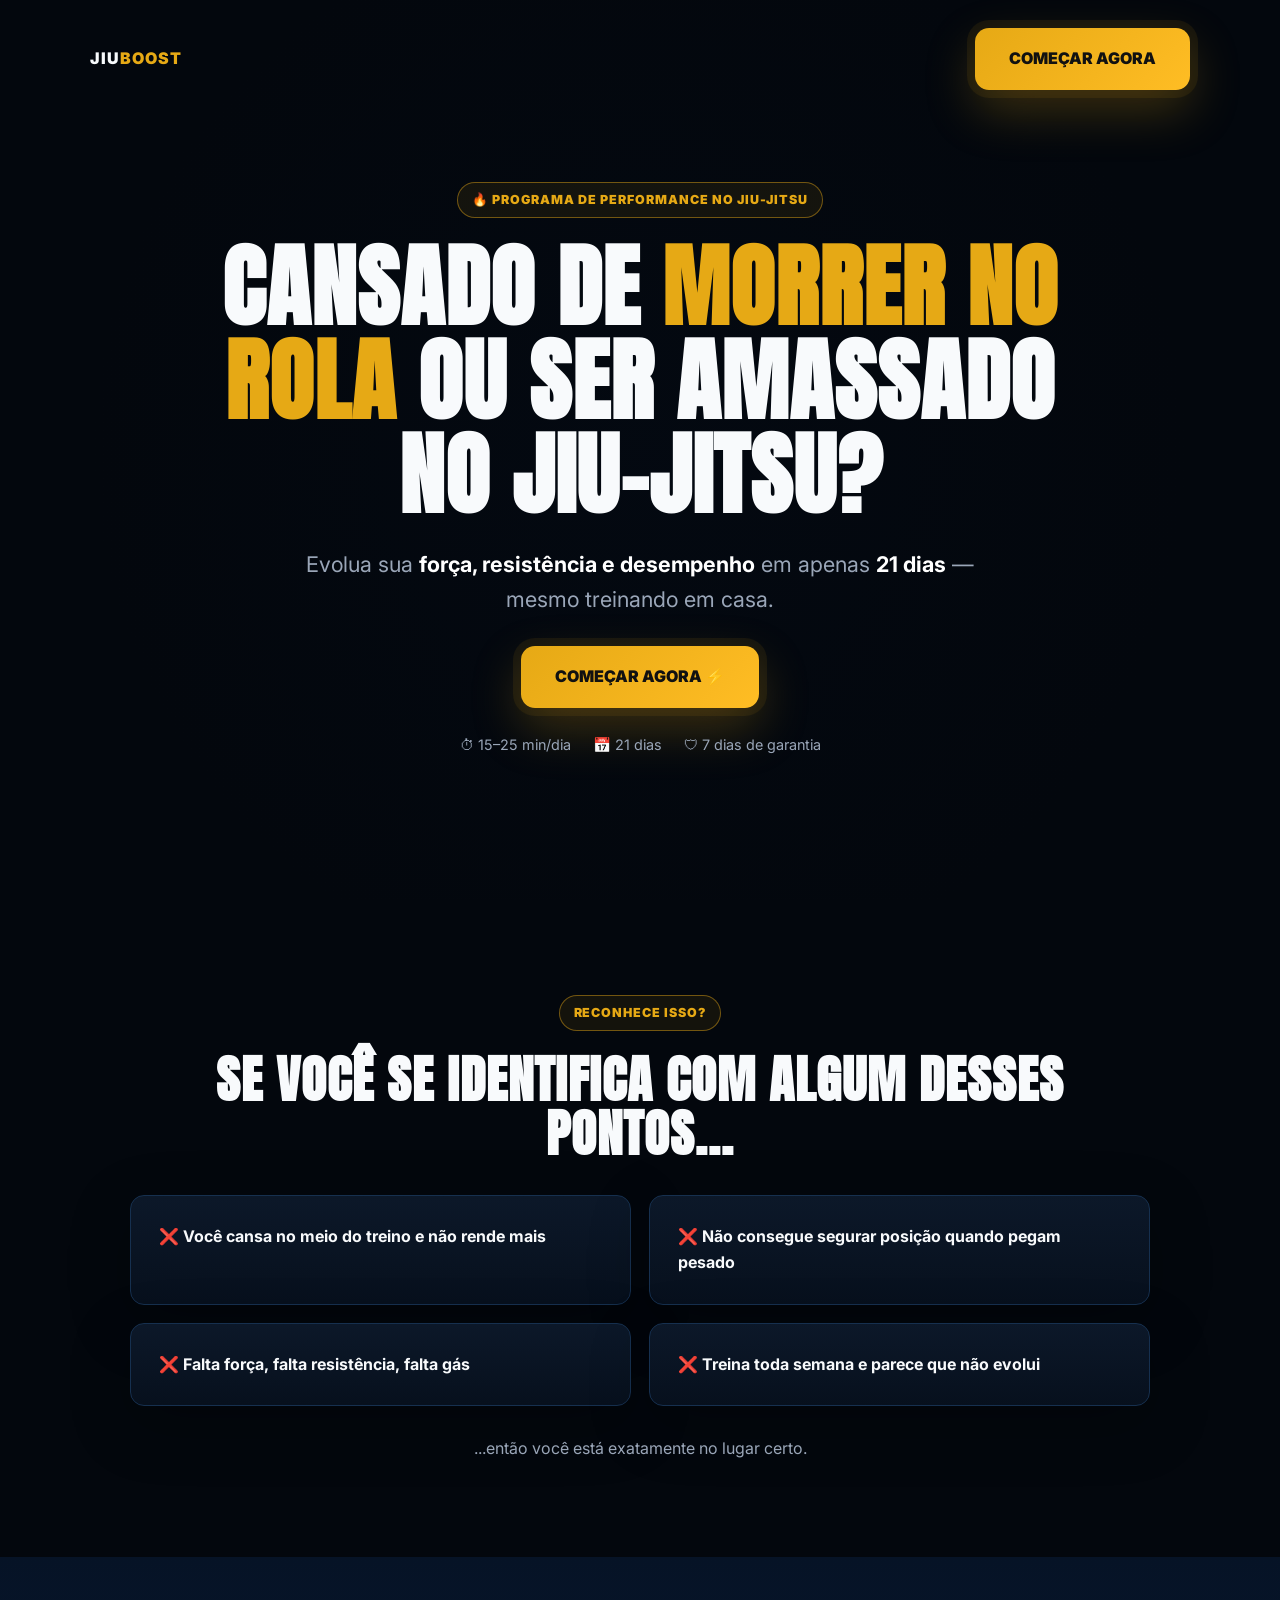
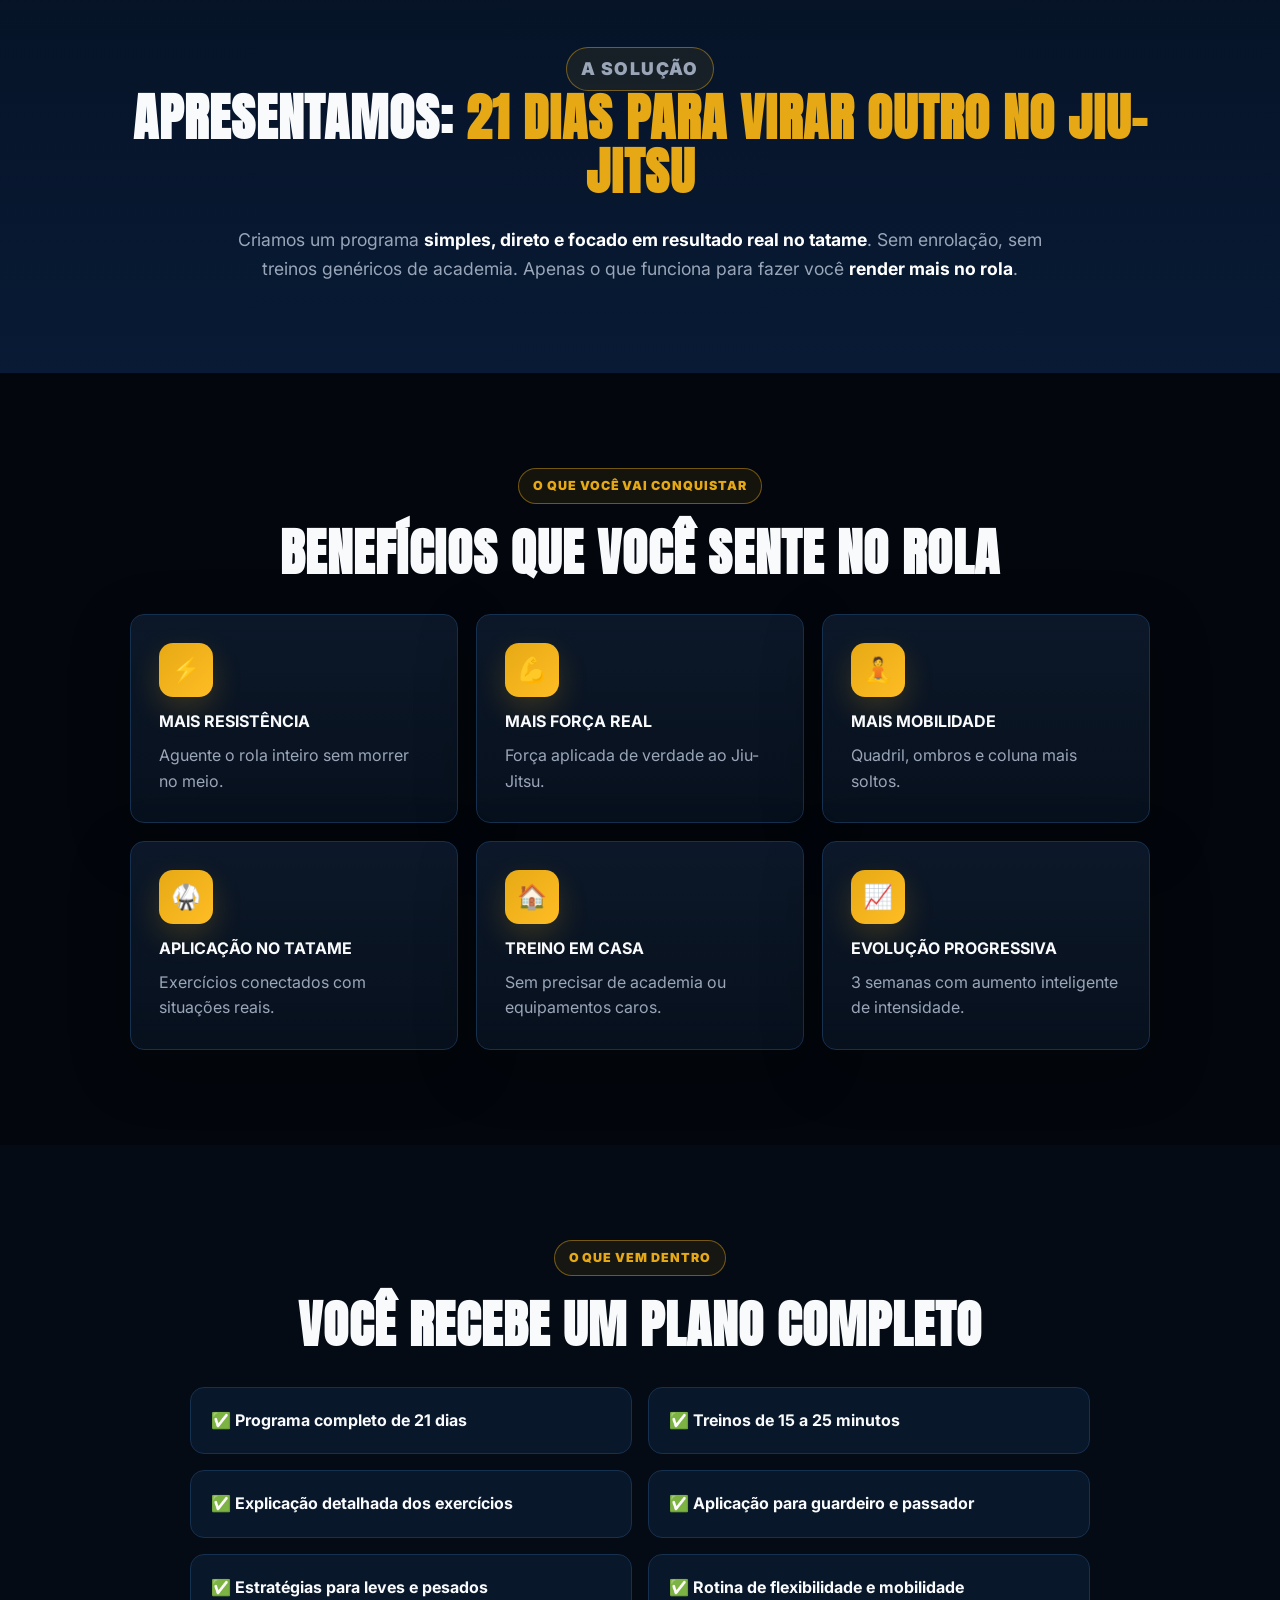
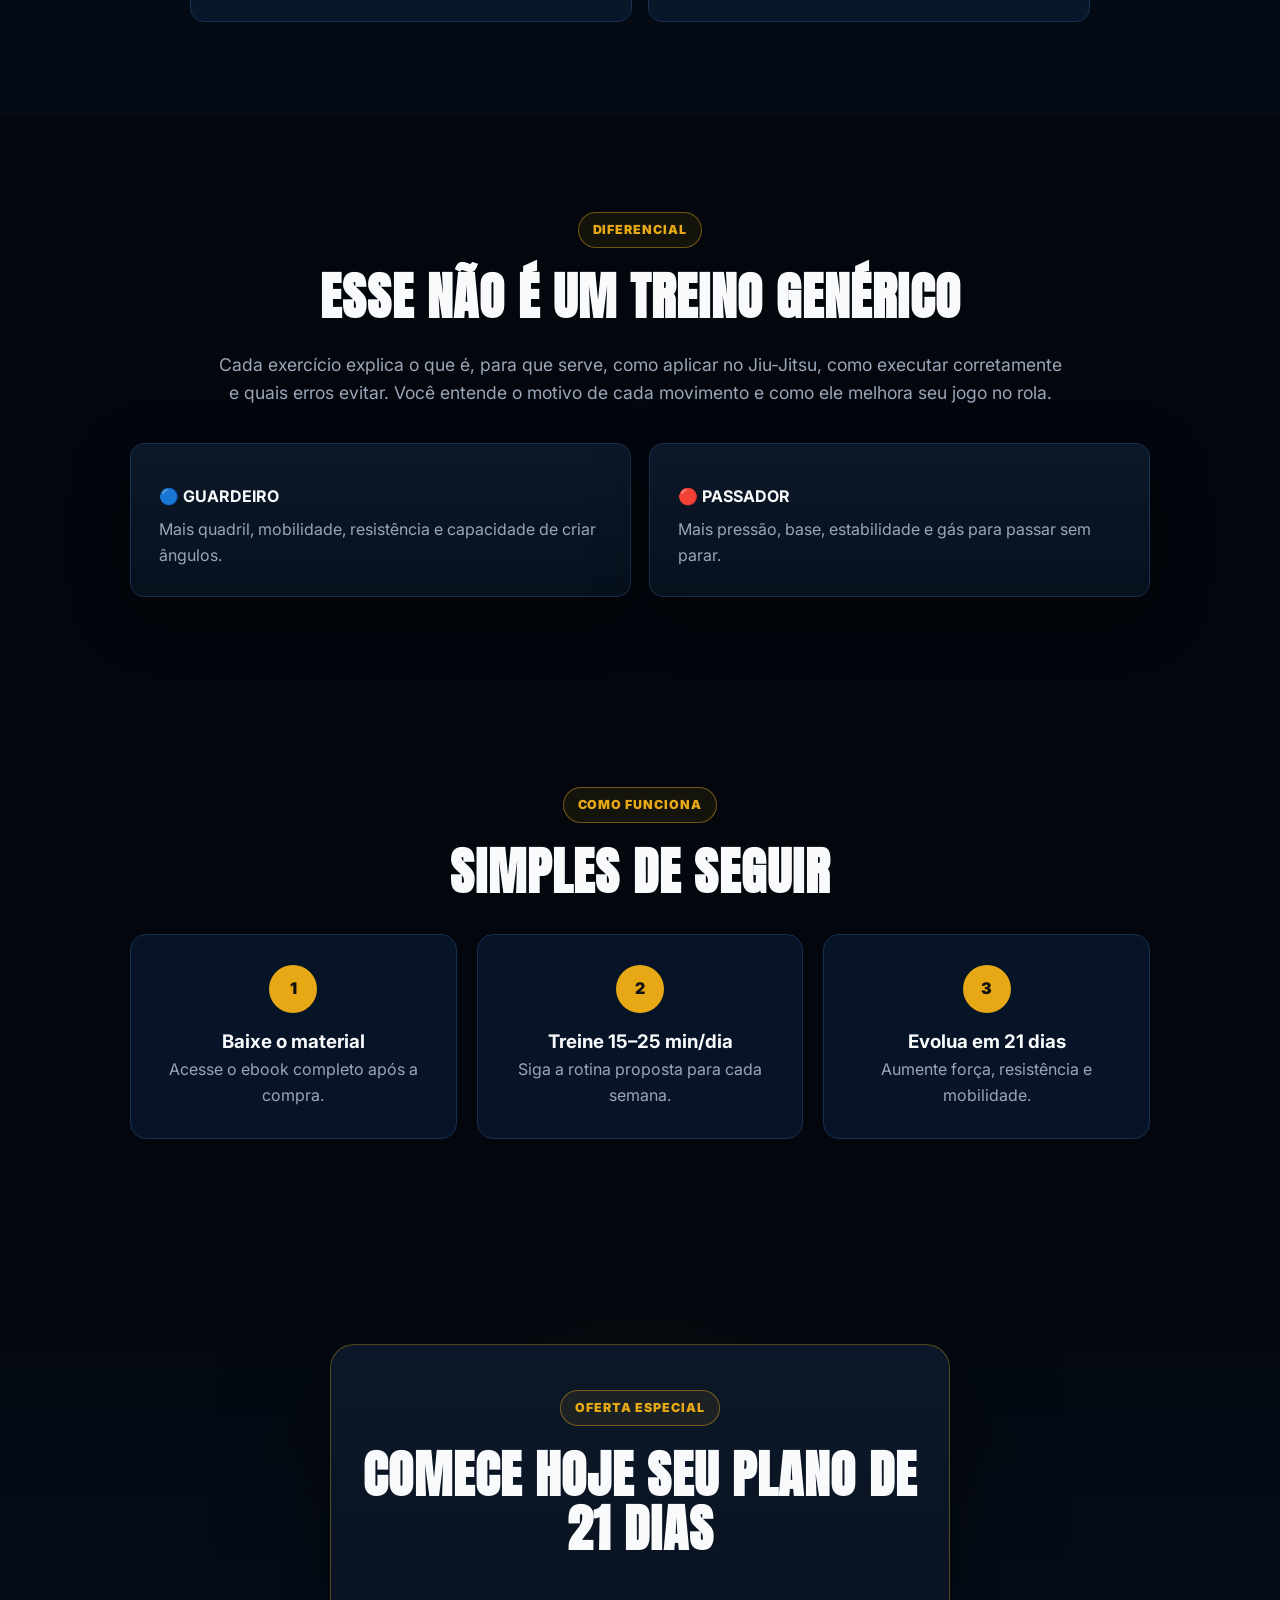
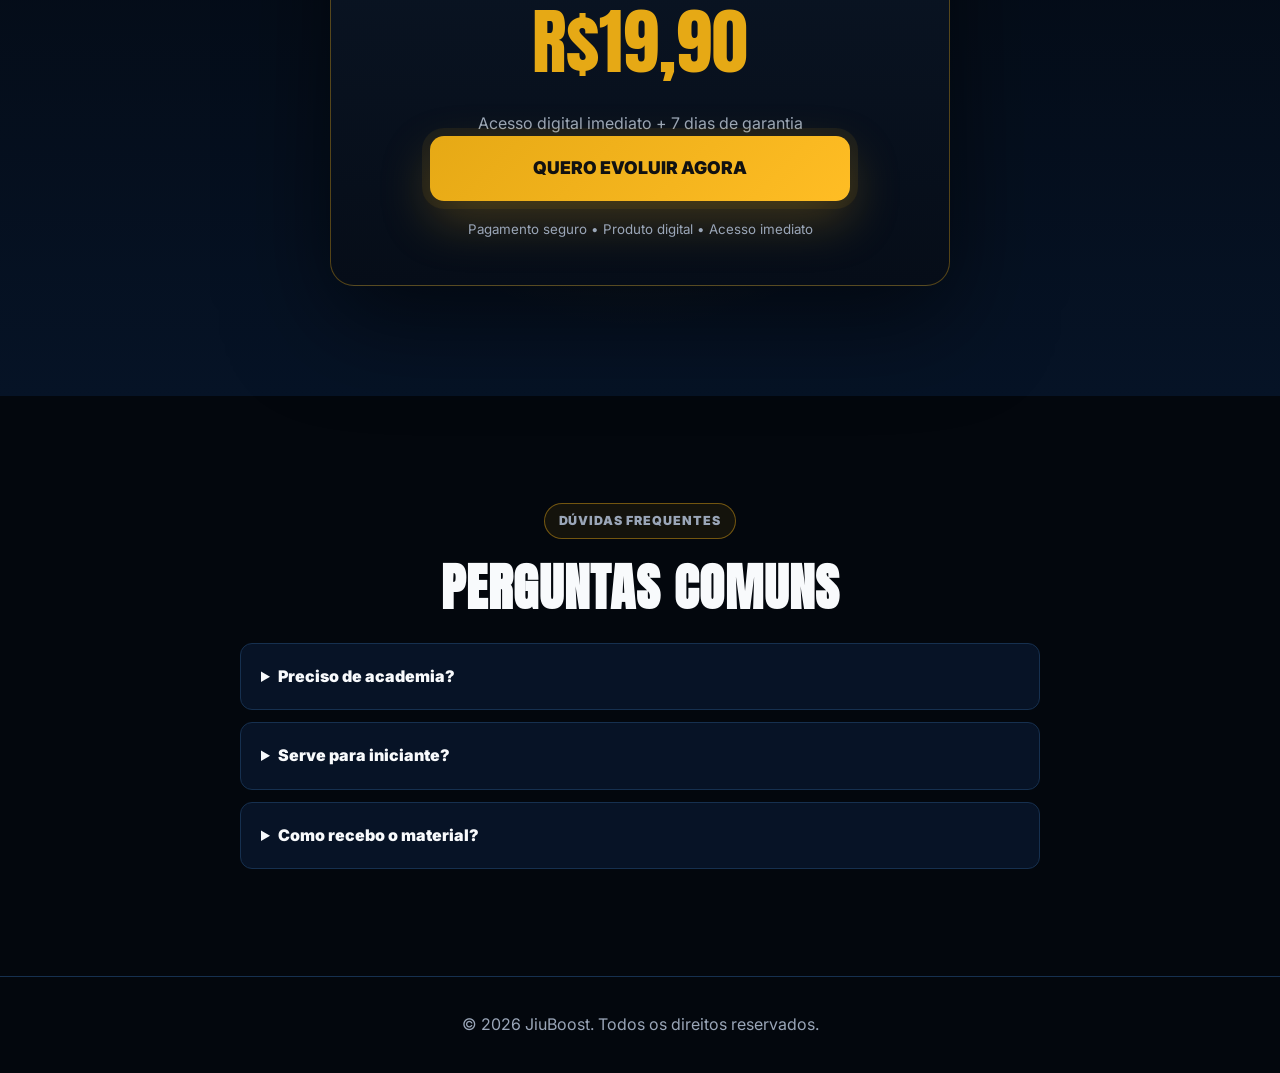
<file: index.html>
<!DOCTYPE html>
<html lang="pt-BR">
<head>
  <meta charset="UTF-8" />
  <meta name="viewport" content="width=device-width, initial-scale=1.0" />
  <title>21 Dias Para Virar Outro no Jiu-Jitsu</title>
  <link rel="stylesheet" href="style.css" />
</head>
<body>
  <header class="hero">
    <div class="overlay"></div>
    <nav class="nav">
      <div class="logo">JIU<span>BOOST</span></div>
      <a href="https://pay.cakto.com.br/ghzyrb5_870416" target="_blank" rel="noopener" class="cta">
  COMEÇAR AGORA
</a>
    </nav>

    <section class="hero-content reveal">
      <div class="badge">🔥 Programa de Performance no Jiu-Jitsu</div>
      <h1>Cansado de <span>morrer no rola</span> ou ser amassado no Jiu-Jitsu?</h1>
      <p>Evolua sua <strong>força, resistência e desempenho</strong> em apenas <strong>21 dias</strong> — mesmo treinando em casa.</p>
      <a href="#oferta" class="cta">COMEÇAR AGORA ⚡</a>
      <div class="mini-info">
        <span>⏱ 15–25 min/dia</span>
        <span>📅 21 dias</span>
        <span>🛡 7 dias de garantia</span>
      </div>
    </section>
  </header>

  <main>
    <section class="section reveal">
      <p class="eyebrow">Reconhece isso?</p>
      <h2>Se você se identifica com algum desses pontos...</h2>
      <div class="grid two">
        <div class="pain">❌ Você cansa no meio do treino e não rende mais</div>
        <div class="pain">❌ Não consegue segurar posição quando pegam pesado</div>
        <div class="pain">❌ Falta força, falta resistência, falta gás</div>
        <div class="pain">❌ Treina toda semana e parece que não evolui</div>
      </div>
      <p class="center muted">...então você está exatamente no lugar certo.</p>
    </section>

    <section class="solution reveal">
      <p class="eyebrow">A solução</p>
      <h2>Apresentamos: <span>21 Dias Para Virar Outro no Jiu-Jitsu</span></h2>
      <p>Criamos um programa <strong>simples, direto e focado em resultado real no tatame</strong>. Sem enrolação, sem treinos genéricos de academia. Apenas o que funciona para fazer você <strong>render mais no rola</strong>.</p>
    </section>

    <section class="section reveal">
      <p class="eyebrow">O que você vai conquistar</p>
      <h2>Benefícios que você sente no rola</h2>
      <div class="grid three">
        <div class="card"><div class="icon">⚡</div><h3>Mais resistência</h3><p>Aguente o rola inteiro sem morrer no meio.</p></div>
        <div class="card"><div class="icon">💪</div><h3>Mais força real</h3><p>Força aplicada de verdade ao Jiu-Jitsu.</p></div>
        <div class="card"><div class="icon">🧘</div><h3>Mais mobilidade</h3><p>Quadril, ombros e coluna mais soltos.</p></div>
        <div class="card"><div class="icon">🥋</div><h3>Aplicação no tatame</h3><p>Exercícios conectados com situações reais.</p></div>
        <div class="card"><div class="icon">🏠</div><h3>Treino em casa</h3><p>Sem precisar de academia ou equipamentos caros.</p></div>
        <div class="card"><div class="icon">📈</div><h3>Evolução progressiva</h3><p>3 semanas com aumento inteligente de intensidade.</p></div>
      </div>
    </section>

    <section class="section dark reveal">
      <p class="eyebrow">O que vem dentro</p>
      <h2>Você recebe um plano completo</h2>
      <div class="features">
        <div>✅ Programa completo de 21 dias</div>
        <div>✅ Treinos de 15 a 25 minutos</div>
        <div>✅ Explicação detalhada dos exercícios</div>
        <div>✅ Aplicação para guardeiro e passador</div>
        <div>✅ Estratégias para leves e pesados</div>
        <div>✅ Rotina de flexibilidade e mobilidade</div>
      </div>
    </section>

    <section class="section reveal">
      <p class="eyebrow">Diferencial</p>
      <h2>Esse não é um treino genérico</h2>
      <p class="wide">Cada exercício explica o que é, para que serve, como aplicar no Jiu-Jitsu, como executar corretamente e quais erros evitar. Você entende o motivo de cada movimento e como ele melhora seu jogo no rola.</p>
      <div class="grid two">
        <div class="card"><h3>🔵 Guardeiro</h3><p>Mais quadril, mobilidade, resistência e capacidade de criar ângulos.</p></div>
        <div class="card"><h3>🔴 Passador</h3><p>Mais pressão, base, estabilidade e gás para passar sem parar.</p></div>
      </div>
    </section>

    <section class="section reveal">
      <p class="eyebrow">Como funciona</p>
      <h2>Simples de seguir</h2>
      <div class="steps">
        <div><span>1</span><h3>Baixe o material</h3><p>Acesse o ebook completo após a compra.</p></div>
        <div><span>2</span><h3>Treine 15–25 min/dia</h3><p>Siga a rotina proposta para cada semana.</p></div>
        <div><span>3</span><h3>Evolua em 21 dias</h3><p>Aumente força, resistência e mobilidade.</p></div>
      </div>
    </section>

    <section id="oferta" class="offer reveal">
      <div class="offer-box">
        <p class="eyebrow">Oferta especial</p>
        <h2>Comece hoje seu plano de 21 dias</h2>
        <p class="price">R$19,90</p>
        <p class="muted">Acesso digital imediato + 7 dias de garantia</p>
        <a href="https://pay.cakto.com.br/ghzyrb5_870416" target="_blank" rel="noopener" class="cta big" id="checkoutBtn">
  QUERO EVOLUIR AGORA
</a>
        <small>Pagamento seguro • Produto digital • Acesso imediato</small>
      </div>
    </section>

    <section class="faq section reveal">
      <p class="eyebrow">Dúvidas frequentes</p>
      <h2>Perguntas comuns</h2>
      <details>
        <summary>Preciso de academia?</summary>
        <p>Não. O plano foi criado para ser feito em casa.</p>
      </details>
      <details>
        <summary>Serve para iniciante?</summary>
        <p>Sim. O programa foi pensado para iniciantes e intermediários.</p>
      </details>
      <details>
        <summary>Como recebo o material?</summary>
        <p>Após a compra, você recebe o acesso ao produto digital pela plataforma de checkout.</p>
      </details>
    </section>
  </main>

  <footer>
    <p>© 2026 JiuBoost. Todos os direitos reservados.</p>
  </footer>

  <script src="script.js"></script>
</body>
</html>
</file>
<file: style.css>
@import url('https://fonts.googleapis.com/css2?family=Anton&family=Inter:wght@400;600;700;800;900&display=swap');

:root{
  --bg:#03070d;
  --bg2:#071326;
  --card:#0b1626;
  --gold:#e6a915;
  --gold2:#ffbd24;
  --text:#f8fafc;
  --muted:#9aa6b8;
  --line:#16304f;
}

*{box-sizing:border-box;margin:0;padding:0}
html{scroll-behavior:smooth}
body{background:var(--bg);color:var(--text);font-family:Inter,sans-serif;line-height:1.6}
a{text-decoration:none;color:inherit}

.hero{
  min-height:100vh;
  position:relative;
  background:
    linear-gradient(180deg,rgba(3,7,13,.3),#03070d 95%),
    url('https://images.unsplash.com/photo-1555597673-b21d5c935865?auto=format&fit=crop&w=1800&q=80') center/cover;
  display:flex;
  flex-direction:column;
  overflow:hidden;
}
.overlay{position:absolute;inset:0;background:radial-gradient(circle at center,rgba(5,14,28,.25),rgba(3,7,13,.92) 70%)}
.nav{position:relative;z-index:2;display:flex;justify-content:space-between;align-items:center;padding:28px 7%}
.logo{font-weight:900;letter-spacing:1px}
.logo span{color:var(--gold)}
.nav-btn{border:1px solid rgba(230,169,21,.4);padding:10px 18px;border-radius:999px;color:var(--gold);font-weight:800;font-size:.85rem}

.hero-content{position:relative;z-index:2;max-width:950px;margin:auto;text-align:center;padding:40px 20px 120px}
.badge,.eyebrow{display:inline-block;color:var(--gold);border:1px solid rgba(230,169,21,.45);background:rgba(230,169,21,.08);border-radius:999px;padding:7px 14px;font-size:.78rem;font-weight:900;text-transform:uppercase;letter-spacing:.08em;margin-bottom:22px}
h1,h2{font-family:Anton,Impact,sans-serif;text-transform:uppercase;letter-spacing:1px;line-height:1.05}
h1{font-size:clamp(2.8rem,7vw,6.8rem);max-width:1000px;margin:0 auto 25px}
h1 span,h2 span{color:var(--gold)}
.hero-content p{font-size:clamp(1rem,2vw,1.35rem);color:var(--muted);max-width:720px;margin:0 auto 30px}
.hero-content strong{color:#fff}

.cta{display:inline-block;background:linear-gradient(135deg,var(--gold),var(--gold2));color:#111;font-weight:900;padding:18px 34px;border-radius:14px;box-shadow:0 0 0 8px rgba(230,169,21,.08),0 20px 50px rgba(230,169,21,.25);transition:.25s}
.cta:hover{transform:translateY(-3px);filter:brightness(1.08)}
.cta.big{font-size:1.1rem;width:100%;max-width:420px;text-align:center}
.mini-info{margin-top:25px;display:flex;gap:22px;justify-content:center;flex-wrap:wrap;color:var(--muted);font-size:.9rem}

.section{padding:95px 7%;max-width:1200px;margin:auto;text-align:center}
.section h2,.solution h2,.offer h2{font-size:clamp(2.1rem,4vw,4.2rem);margin-bottom:28px}
.muted{color:var(--muted)}
.center{text-align:center;margin-top:30px}
.wide{max-width:850px;margin:0 auto 35px;color:var(--muted);font-size:1.1rem}

.grid{display:grid;gap:18px;margin-top:35px}
.two{grid-template-columns:repeat(2,1fr)}
.three{grid-template-columns:repeat(3,1fr)}
.pain,.card{background:linear-gradient(180deg,#0c1829,#07101d);border:1px solid var(--line);border-radius:14px;padding:28px;text-align:left;box-shadow:0 18px 60px rgba(0,0,0,.25)}
.pain{font-weight:700}
.card h3{text-transform:uppercase;font-size:1rem;margin:12px 0 8px}
.card p{color:var(--muted)}
.icon{width:54px;height:54px;display:grid;place-items:center;background:linear-gradient(135deg,var(--gold),var(--gold2));color:#111;border-radius:14px;font-size:1.5rem;box-shadow:0 12px 30px rgba(230,169,21,.2)}

.solution{padding:90px 7%;background:linear-gradient(180deg,#061326,#081a35);text-align:center}
.solution p{max-width:830px;margin:auto;color:var(--muted);font-size:1.1rem}
.solution strong{color:#fff}

.dark{max-width:none;background:#050b14}
.features{max-width:900px;margin:35px auto 0;display:grid;grid-template-columns:repeat(2,1fr);gap:16px}
.features div{background:#09172a;border:1px solid var(--line);padding:20px;border-radius:14px;text-align:left;font-weight:700}

.steps{display:grid;grid-template-columns:repeat(3,1fr);gap:20px;margin-top:35px}
.steps div{background:#071326;border:1px solid var(--line);border-radius:16px;padding:30px}
.steps span{width:48px;height:48px;display:grid;place-items:center;margin:0 auto 14px;background:var(--gold);color:#111;border-radius:50%;font-weight:900}
.steps p{color:var(--muted)}

.offer{padding:110px 7%;background:radial-gradient(circle at center,rgba(230,169,21,.16),transparent 42%),linear-gradient(180deg,#03070d,#061326);text-align:center}
.offer-box{max-width:620px;margin:auto;background:linear-gradient(180deg,#0c1829,#060d18);border:1px solid rgba(230,169,21,.35);border-radius:24px;padding:45px 30px;box-shadow:0 30px 100px rgba(0,0,0,.55)}
.price{font-family:Anton,Impact,sans-serif;font-size:4.5rem;color:var(--gold);margin:12px 0}
.offer small{display:block;color:var(--muted);margin-top:18px}

.faq details{text-align:left;background:#071326;border:1px solid var(--line);border-radius:12px;padding:20px;margin:12px auto;max-width:800px}
.faq summary{font-weight:900;cursor:pointer}
.faq p{color:var(--muted);margin-top:12px}

footer{padding:35px 7%;text-align:center;color:var(--muted);border-top:1px solid var(--line)}
.reveal{opacity:0;transform:translateY(25px);transition:all .75s ease}
.reveal.active{opacity:1;transform:translateY(0)}

@media(max-width:850px){
  .two,.three,.features,.steps{grid-template-columns:1fr}
  .nav{padding:22px 5%}
  .nav-btn{display:none}
  .section,.solution,.offer{padding:70px 5%}
  .hero-content{padding-bottom:80px}
}
</file>
